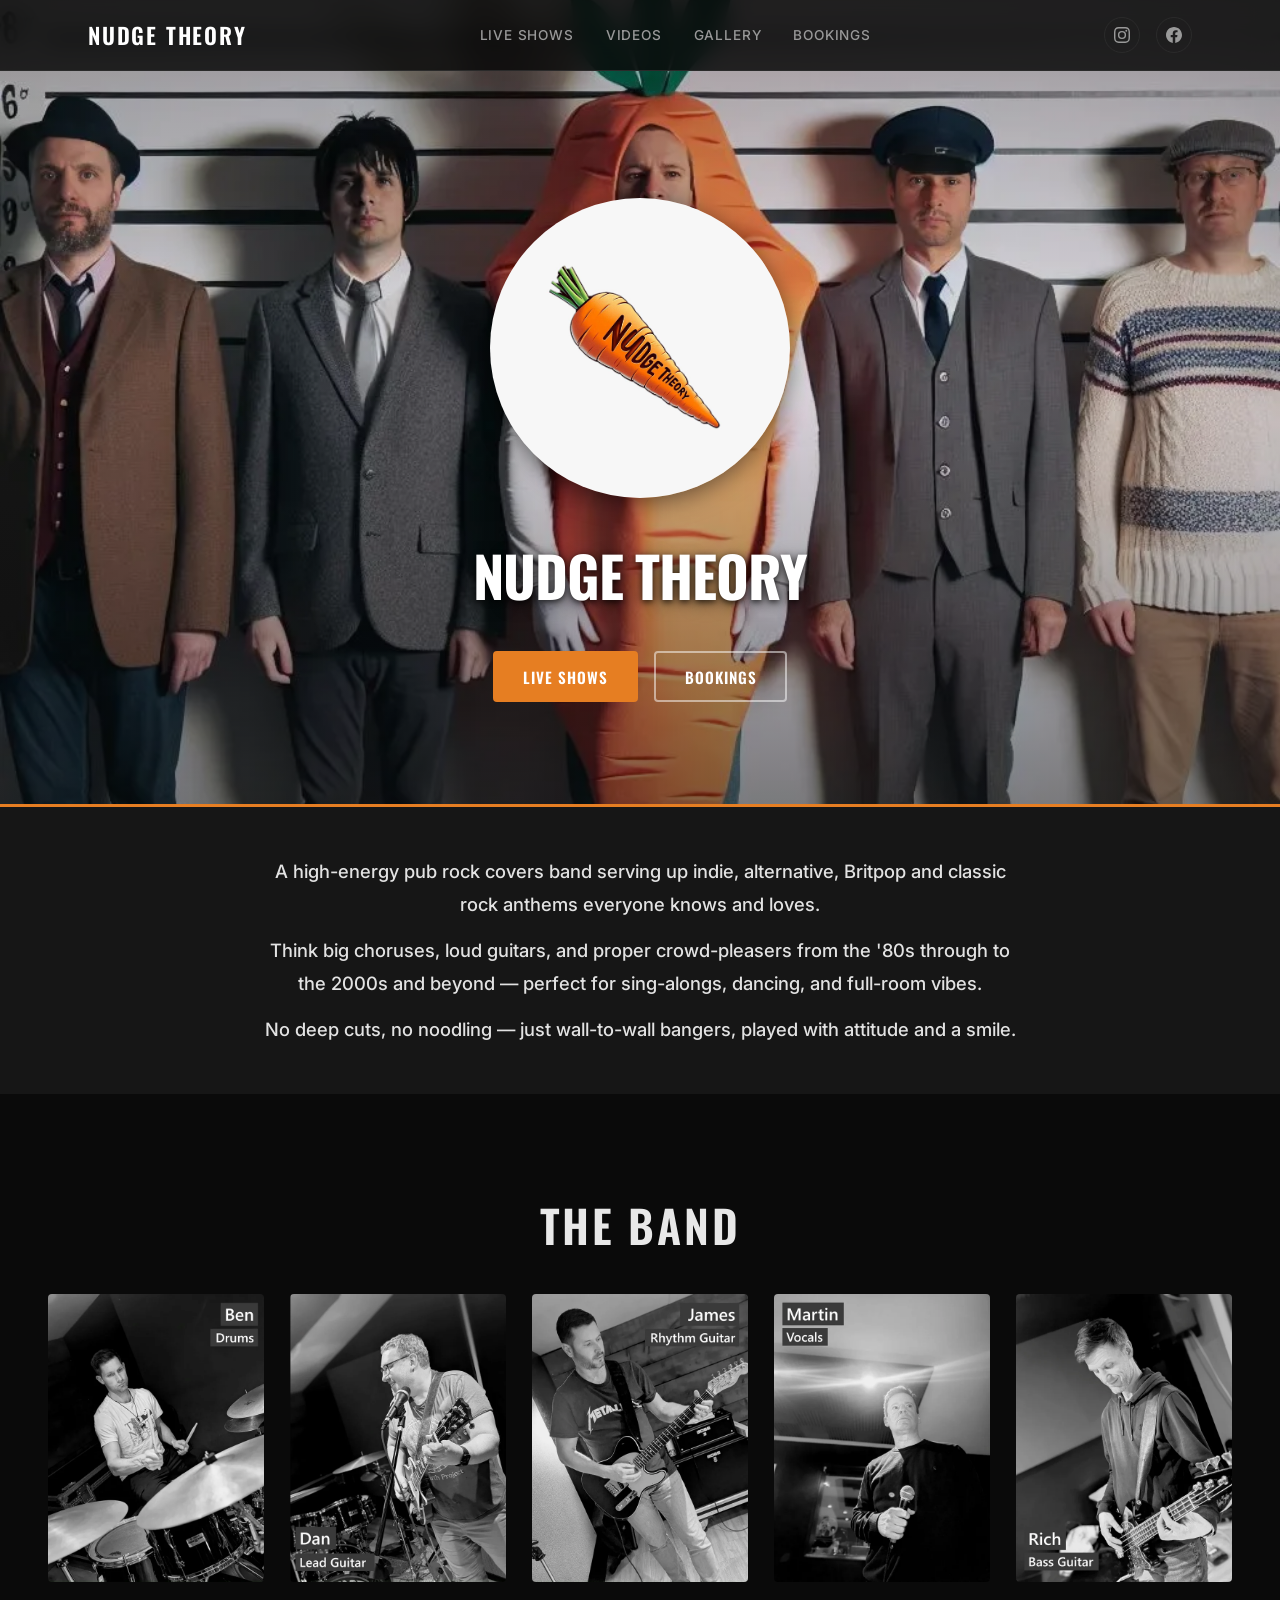
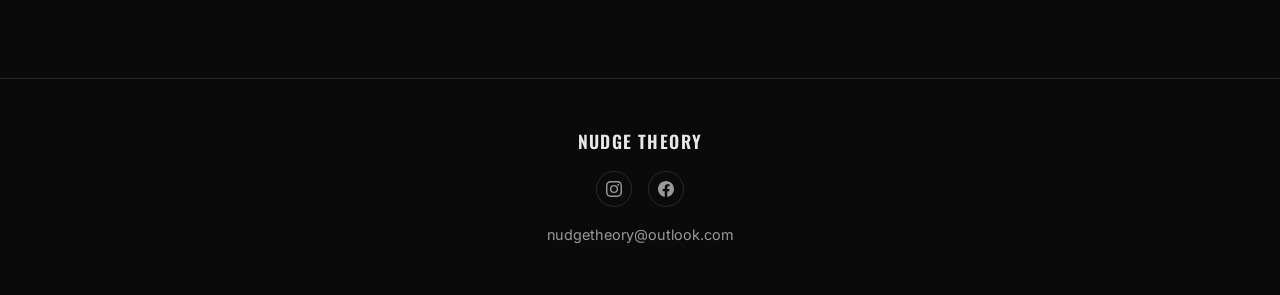
<file: index.html>
<!DOCTYPE html>
<html lang="en-GB">
<head>
  <meta charset="utf-8">
  <meta name="viewport" content="width=device-width, initial-scale=1">
  <link rel="icon" href="data:image/svg+xml,%3Csvg xmlns='http://www.w3.org/2000/svg' viewBox='0 0 100 100'%3E%3Ctext y='.9em' font-size='90'%3E%F0%9F%A5%95%3C/text%3E%3C/svg%3E">
  <title>Nudge Theory — Live Covers Band from Suffolk, UK</title>
  <meta name="description" content="Nudge Theory are a five-piece live covers band from Ipswich, Suffolk. Playing rock, indie and pop at pubs, venues and private events across East Anglia.">
  <meta name="keywords" content="Nudge Theory, covers band, live music, Ipswich, Suffolk, East Anglia, pub band, live band for hire">
  <meta property="og:site_name" content="Nudge Theory">
  <meta property="og:title" content="Nudge Theory — Live Covers Band from Suffolk, UK">
  <meta property="og:description" content="Five-piece live covers band from Ipswich, Suffolk. Playing rock, indie and pop at pubs, venues and private events across East Anglia.">
  <meta property="og:type" content="website">
  <meta property="og:url" content="https://www.nudgetheory.co.uk/">
  <meta property="og:image" content="https://www.nudgetheory.co.uk/images/hero.png">
  <meta property="og:locale" content="en_GB">
  <meta name="twitter:card" content="summary_large_image">
  <meta name="twitter:title" content="Nudge Theory — Live Covers Band from Suffolk, UK">
  <meta name="twitter:description" content="Five-piece live covers band from Ipswich, Suffolk. Playing rock, indie and pop across East Anglia.">
  <meta name="twitter:image" content="https://www.nudgetheory.co.uk/images/hero.png">
  <link rel="canonical" href="https://www.nudgetheory.co.uk/">
  <link rel="preconnect" href="https://fonts.googleapis.com">
  <link rel="preconnect" href="https://fonts.gstatic.com" crossorigin>
  <link href="https://fonts.googleapis.com/css2?family=Inter:wght@400;500;600&family=Oswald:wght@400;500;600;700&display=swap" rel="stylesheet">
  <link rel="stylesheet" href="css/style.css">
  <script type="application/ld+json">
  {
    "@context": "https://schema.org",
    "@type": "MusicGroup",
    "name": "Nudge Theory",
    "url": "https://www.nudgetheory.co.uk",
    "image": "https://www.nudgetheory.co.uk/images/hero.png",
    "description": "Five-piece live covers band from Ipswich, Suffolk playing rock, indie and pop at pubs, venues and private events across East Anglia.",
    "genre": ["Rock", "Indie", "Pop", "Covers"],
    "location": {
      "@type": "Place",
      "name": "Ipswich, Suffolk",
      "address": {
        "@type": "PostalAddress",
        "addressLocality": "Ipswich",
        "addressRegion": "Suffolk",
        "addressCountry": "GB"
      }
    },
    "member": [
      {"@type": "Person", "name": "Ben Miller"},
      {"@type": "Person", "name": "Dan Freeman"},
      {"@type": "Person", "name": "James Peachey"},
      {"@type": "Person", "name": "Martin Shave"},
      {"@type": "Person", "name": "Rich Astbury"}
    ],
    "sameAs": [
      "https://www.instagram.com/nudgetheoryband/",
      "https://www.facebook.com/profile.php?id=61573172690684"
    ],
    "email": "nudgetheory@outlook.com"
  }
  </script>
</head>
<body>

  <!-- Header -->
  <header class="site-header">
    <div class="header-inner">
      <div class="site-title"><a href="index.html">Nudge Theory</a></div>
      <nav>
        <ul class="nav-links">
          <li><a href="liveshows.html">Live Shows</a></li>
          <li><a href="videos.html">Videos</a></li>
          <li><a href="gallery.html">Gallery</a></li>
          <li><a href="bookings.html">Bookings</a></li>
        </ul>
      </nav>
      <div class="social-links header-social">
        <a href="https://www.instagram.com/nudgetheoryband/" target="_blank" rel="noopener" aria-label="Instagram">
          <svg viewBox="0 0 24 24"><path d="M12 2.163c3.204 0 3.584.012 4.85.07 3.252.148 4.771 1.691 4.919 4.919.058 1.265.069 1.645.069 4.849 0 3.205-.012 3.584-.069 4.849-.149 3.225-1.664 4.771-4.919 4.919-1.266.058-1.644.07-4.85.07-3.204 0-3.584-.012-4.849-.07-3.26-.149-4.771-1.699-4.919-4.92-.058-1.265-.07-1.644-.07-4.849 0-3.204.013-3.583.07-4.849.149-3.227 1.664-4.771 4.919-4.919 1.266-.057 1.645-.069 4.849-.069zM12 0C8.741 0 8.333.014 7.053.072 2.695.272.273 2.69.073 7.052.014 8.333 0 8.741 0 12c0 3.259.014 3.668.072 4.948.2 4.358 2.618 6.78 6.98 6.98C8.333 23.986 8.741 24 12 24c3.259 0 3.668-.014 4.948-.072 4.354-.2 6.782-2.618 6.979-6.98.059-1.28.073-1.689.073-4.948 0-3.259-.014-3.667-.072-4.947-.196-4.354-2.617-6.78-6.979-6.98C15.668.014 15.259 0 12 0zm0 5.838a6.162 6.162 0 100 12.324 6.162 6.162 0 000-12.324zM12 16a4 4 0 110-8 4 4 0 010 8zm6.406-11.845a1.44 1.44 0 100 2.881 1.44 1.44 0 000-2.881z"/></svg>
        </a>
        <a href="https://www.facebook.com/profile.php?id=61573172690684" target="_blank" rel="noopener" aria-label="Facebook">
          <svg viewBox="0 0 24 24"><path d="M24 12.073c0-6.627-5.373-12-12-12s-12 5.373-12 12c0 5.99 4.388 10.954 10.125 11.854v-8.385H7.078v-3.47h3.047V9.43c0-3.007 1.792-4.669 4.533-4.669 1.312 0 2.686.235 2.686.235v2.953H15.83c-1.491 0-1.956.925-1.956 1.874v2.25h3.328l-.532 3.47h-2.796v8.385C19.612 23.027 24 18.062 24 12.073z"/></svg>
        </a>
      </div>
      <button class="burger" aria-label="Toggle menu" onclick="toggleMenu()">
        <span></span><span></span><span></span>
      </button>
    </div>
  </header>

  <!-- Mobile Navigation -->
  <div class="mobile-nav" id="mobileNav">
    <a href="liveshows.html" onclick="toggleMenu()">Live Shows</a>
    <a href="videos.html" onclick="toggleMenu()">Videos</a>
    <a href="gallery.html" onclick="toggleMenu()">Gallery</a>
    <a href="bookings.html" onclick="toggleMenu()">Bookings</a>
    <div class="social-links">
      <a href="https://www.instagram.com/nudgetheoryband/" target="_blank" rel="noopener" aria-label="Instagram">
        <svg viewBox="0 0 24 24"><path d="M12 2.163c3.204 0 3.584.012 4.85.07 3.252.148 4.771 1.691 4.919 4.919.058 1.265.069 1.645.069 4.849 0 3.205-.012 3.584-.069 4.849-.149 3.225-1.664 4.771-4.919 4.919-1.266.058-1.644.07-4.85.07-3.204 0-3.584-.012-4.849-.07-3.26-.149-4.771-1.699-4.919-4.92-.058-1.265-.07-1.644-.07-4.849 0-3.204.013-3.583.07-4.849.149-3.227 1.664-4.771 4.919-4.919 1.266-.057 1.645-.069 4.849-.069zM12 0C8.741 0 8.333.014 7.053.072 2.695.272.273 2.69.073 7.052.014 8.333 0 8.741 0 12c0 3.259.014 3.668.072 4.948.2 4.358 2.618 6.78 6.98 6.98C8.333 23.986 8.741 24 12 24c3.259 0 3.668-.014 4.948-.072 4.354-.2 6.782-2.618 6.979-6.98.059-1.28.073-1.689.073-4.948 0-3.259-.014-3.667-.072-4.947-.196-4.354-2.617-6.78-6.979-6.98C15.668.014 15.259 0 12 0zm0 5.838a6.162 6.162 0 100 12.324 6.162 6.162 0 000-12.324zM12 16a4 4 0 110-8 4 4 0 010 8zm6.406-11.845a1.44 1.44 0 100 2.881 1.44 1.44 0 000-2.881z"/></svg>
      </a>
      <a href="https://www.facebook.com/profile.php?id=61573172690684" target="_blank" rel="noopener" aria-label="Facebook">
        <svg viewBox="0 0 24 24"><path d="M24 12.073c0-6.627-5.373-12-12-12s-12 5.373-12 12c0 5.99 4.388 10.954 10.125 11.854v-8.385H7.078v-3.47h3.047V9.43c0-3.007 1.792-4.669 4.533-4.669 1.312 0 2.686.235 2.686.235v2.953H15.83c-1.491 0-1.956.925-1.956 1.874v2.25h3.328l-.532 3.47h-2.796v8.385C19.612 23.027 24 18.062 24 12.073z"/></svg>
      </a>
    </div>
  </div>

  <!-- Hero -->
  <section class="hero">
    <div class="hero-image">
      <img src="images/hero.png" alt="Nudge Theory band photo" fetchpriority="high">
    </div>
    <div class="hero-overlay"></div>
    <div class="hero-content">
      <img src="images/carrot-logo.png" alt="Nudge Theory" class="hero-logo">
      <h1 class="hero-title">Nudge Theory</h1>
      <div class="hero-buttons">
        <a href="liveshows.html" class="btn btn-primary">Live Shows</a>
        <a href="bookings.html" class="btn btn-outline">Bookings</a>
      </div>
    </div>
  </section>

  <!-- Band Intro Panel -->
  <section class="band-panel">
    <div class="band-panel-inner">
      <p>A high-energy pub rock covers band serving up indie, alternative, Britpop and classic rock anthems everyone knows and loves.</p>
      <p>Think big choruses, loud guitars, and proper crowd-pleasers from the '80s through to the 2000s and beyond — perfect for sing-alongs, dancing, and full-room vibes.</p>
      <p>No deep cuts, no noodling — just wall-to-wall bangers, played with attitude and a smile.</p>
    </div>
  </section>

  <!-- Band Members -->
  <section class="section">
    <div class="section-inner">
      <h2 class="section-title">The Band</h2>
      <div class="members-grid">
        <div class="member-card">
          <img src="images/ben-miller.png" alt="Ben Miller" loading="lazy">
        </div>
        <div class="member-card">
          <img src="images/dan-freeman.png" alt="Dan Freeman" loading="lazy">
        </div>
        <div class="member-card">
          <img src="images/james-peachey.png" alt="James Peachey" loading="lazy">
        </div>
        <div class="member-card">
          <img src="images/martin-shave.png" alt="Martin Shave" loading="lazy">
        </div>
        <div class="member-card">
          <img src="images/rich-astbury.png" alt="Rich Astbury" loading="lazy">
        </div>
      </div>
    </div>
  </section>

  <!-- Footer -->
  <footer class="site-footer">
    <div class="footer-inner">
      <div class="footer-brand">Nudge Theory</div>
      <div class="footer-social social-links">
        <a href="https://www.instagram.com/nudgetheoryband/" target="_blank" rel="noopener" aria-label="Instagram">
          <svg viewBox="0 0 24 24"><path d="M12 2.163c3.204 0 3.584.012 4.85.07 3.252.148 4.771 1.691 4.919 4.919.058 1.265.069 1.645.069 4.849 0 3.205-.012 3.584-.069 4.849-.149 3.225-1.664 4.771-4.919 4.919-1.266.058-1.644.07-4.85.07-3.204 0-3.584-.012-4.849-.07-3.26-.149-4.771-1.699-4.919-4.92-.058-1.265-.07-1.644-.07-4.849 0-3.204.013-3.583.07-4.849.149-3.227 1.664-4.771 4.919-4.919 1.266-.057 1.645-.069 4.849-.069zM12 0C8.741 0 8.333.014 7.053.072 2.695.272.273 2.69.073 7.052.014 8.333 0 8.741 0 12c0 3.259.014 3.668.072 4.948.2 4.358 2.618 6.78 6.98 6.98C8.333 23.986 8.741 24 12 24c3.259 0 3.668-.014 4.948-.072 4.354-.2 6.782-2.618 6.979-6.98.059-1.28.073-1.689.073-4.948 0-3.259-.014-3.667-.072-4.947-.196-4.354-2.617-6.78-6.979-6.98C15.668.014 15.259 0 12 0zm0 5.838a6.162 6.162 0 100 12.324 6.162 6.162 0 000-12.324zM12 16a4 4 0 110-8 4 4 0 010 8zm6.406-11.845a1.44 1.44 0 100 2.881 1.44 1.44 0 000-2.881z"/></svg>
        </a>
        <a href="https://www.facebook.com/profile.php?id=61573172690684" target="_blank" rel="noopener" aria-label="Facebook">
          <svg viewBox="0 0 24 24"><path d="M24 12.073c0-6.627-5.373-12-12-12s-12 5.373-12 12c0 5.99 4.388 10.954 10.125 11.854v-8.385H7.078v-3.47h3.047V9.43c0-3.007 1.792-4.669 4.533-4.669 1.312 0 2.686.235 2.686.235v2.953H15.83c-1.491 0-1.956.925-1.956 1.874v2.25h3.328l-.532 3.47h-2.796v8.385C19.612 23.027 24 18.062 24 12.073z"/></svg>
        </a>
      </div>
      <div class="footer-email"><a href="mailto:nudgetheory@outlook.com">nudgetheory@outlook.com</a></div>
    </div>
  </footer>

  <script>
    function toggleMenu() {
      document.getElementById('mobileNav').classList.toggle('open');
    }
  </script>

</body>
</html>
</file>
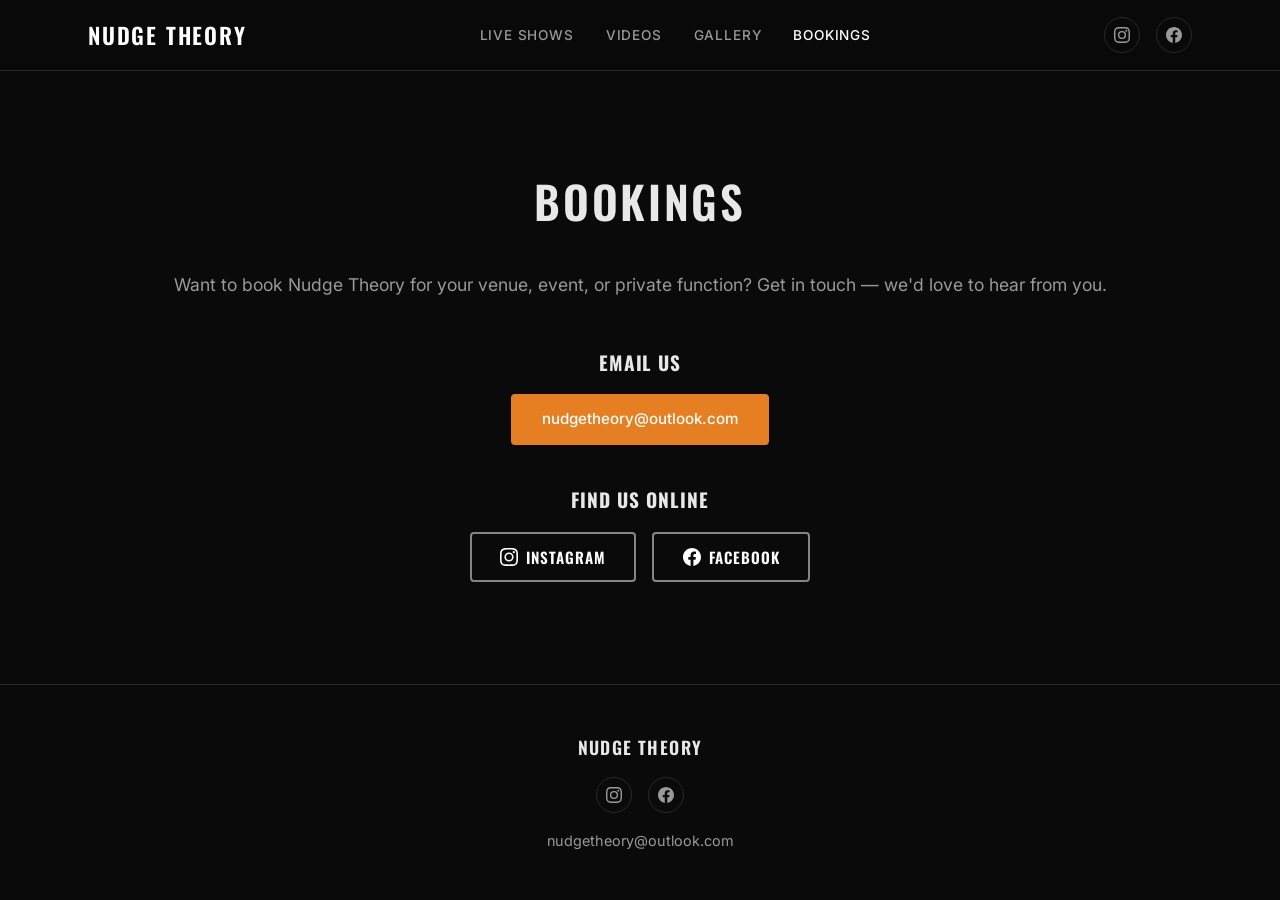
<file: bookings.html>
<!DOCTYPE html>
<html lang="en-GB">
<head>
  <meta charset="utf-8">
  <meta name="viewport" content="width=device-width, initial-scale=1">
  <link rel="icon" href="data:image/svg+xml,%3Csvg xmlns='http://www.w3.org/2000/svg' viewBox='0 0 100 100'%3E%3Ctext y='.9em' font-size='90'%3E%F0%9F%A5%95%3C/text%3E%3C/svg%3E">
  <title>Book Nudge Theory — Covers Band for Hire in Suffolk</title>
  <meta name="description" content="Book Nudge Theory for your pub, venue, wedding, party or private event. A five-piece live covers band based in Ipswich, Suffolk available across East Anglia.">
  <meta name="keywords" content="book covers band, band for hire Suffolk, live music Ipswich, wedding band Suffolk, party band East Anglia, Nudge Theory bookings">
  <meta property="og:site_name" content="Nudge Theory">
  <meta property="og:title" content="Book Nudge Theory — Covers Band for Hire in Suffolk">
  <meta property="og:description" content="Book Nudge Theory for your pub, venue, wedding, party or private event. Based in Ipswich, available across East Anglia.">
  <meta property="og:type" content="website">
  <meta property="og:url" content="https://www.nudgetheory.co.uk/bookings.html">
  <meta property="og:image" content="https://www.nudgetheory.co.uk/images/hero.png">
  <meta property="og:locale" content="en_GB">
  <meta name="twitter:card" content="summary_large_image">
  <meta name="twitter:title" content="Book Nudge Theory — Covers Band for Hire in Suffolk">
  <meta name="twitter:description" content="Book Nudge Theory for your pub, venue, wedding, party or private event in East Anglia.">
  <meta name="twitter:image" content="https://www.nudgetheory.co.uk/images/hero.png">
  <link rel="canonical" href="https://www.nudgetheory.co.uk/bookings.html">
  <link rel="preconnect" href="https://fonts.googleapis.com">
  <link rel="preconnect" href="https://fonts.gstatic.com" crossorigin>
  <link href="https://fonts.googleapis.com/css2?family=Inter:wght@400;500;600&family=Oswald:wght@400;500;600;700&display=swap" rel="stylesheet">
  <link rel="stylesheet" href="css/style.css">
</head>
<body>

  <!-- Header -->
  <header class="site-header">
    <div class="header-inner">
      <div class="site-title"><a href="index.html">Nudge Theory</a></div>
      <nav>
        <ul class="nav-links">
          <li><a href="liveshows.html">Live Shows</a></li>
          <li><a href="videos.html">Videos</a></li>
          <li><a href="gallery.html">Gallery</a></li>
          <li><a href="bookings.html" class="active">Bookings</a></li>
        </ul>
      </nav>
      <div class="social-links header-social">
        <a href="https://www.instagram.com/nudgetheoryband/" target="_blank" rel="noopener" aria-label="Instagram">
          <svg viewBox="0 0 24 24"><path d="M12 2.163c3.204 0 3.584.012 4.85.07 3.252.148 4.771 1.691 4.919 4.919.058 1.265.069 1.645.069 4.849 0 3.205-.012 3.584-.069 4.849-.149 3.225-1.664 4.771-4.919 4.919-1.266.058-1.644.07-4.85.07-3.204 0-3.584-.012-4.849-.07-3.26-.149-4.771-1.699-4.919-4.92-.058-1.265-.07-1.644-.07-4.849 0-3.204.013-3.583.07-4.849.149-3.227 1.664-4.771 4.919-4.919 1.266-.057 1.645-.069 4.849-.069zM12 0C8.741 0 8.333.014 7.053.072 2.695.272.273 2.69.073 7.052.014 8.333 0 8.741 0 12c0 3.259.014 3.668.072 4.948.2 4.358 2.618 6.78 6.98 6.98C8.333 23.986 8.741 24 12 24c3.259 0 3.668-.014 4.948-.072 4.354-.2 6.782-2.618 6.979-6.98.059-1.28.073-1.689.073-4.948 0-3.259-.014-3.667-.072-4.947-.196-4.354-2.617-6.78-6.979-6.98C15.668.014 15.259 0 12 0zm0 5.838a6.162 6.162 0 100 12.324 6.162 6.162 0 000-12.324zM12 16a4 4 0 110-8 4 4 0 010 8zm6.406-11.845a1.44 1.44 0 100 2.881 1.44 1.44 0 000-2.881z"/></svg>
        </a>
        <a href="https://www.facebook.com/profile.php?id=61573172690684" target="_blank" rel="noopener" aria-label="Facebook">
          <svg viewBox="0 0 24 24"><path d="M24 12.073c0-6.627-5.373-12-12-12s-12 5.373-12 12c0 5.99 4.388 10.954 10.125 11.854v-8.385H7.078v-3.47h3.047V9.43c0-3.007 1.792-4.669 4.533-4.669 1.312 0 2.686.235 2.686.235v2.953H15.83c-1.491 0-1.956.925-1.956 1.874v2.25h3.328l-.532 3.47h-2.796v8.385C19.612 23.027 24 18.062 24 12.073z"/></svg>
        </a>
      </div>
      <button class="burger" aria-label="Toggle menu" onclick="toggleMenu()">
        <span></span><span></span><span></span>
      </button>
    </div>
  </header>

  <!-- Mobile Navigation -->
  <div class="mobile-nav" id="mobileNav">
    <a href="liveshows.html" onclick="toggleMenu()">Live Shows</a>
    <a href="videos.html" onclick="toggleMenu()">Videos</a>
    <a href="gallery.html" onclick="toggleMenu()">Gallery</a>
    <a href="bookings.html" onclick="toggleMenu()">Bookings</a>
    <div class="social-links">
      <a href="https://www.instagram.com/nudgetheoryband/" target="_blank" rel="noopener" aria-label="Instagram">
        <svg viewBox="0 0 24 24"><path d="M12 2.163c3.204 0 3.584.012 4.85.07 3.252.148 4.771 1.691 4.919 4.919.058 1.265.069 1.645.069 4.849 0 3.205-.012 3.584-.069 4.849-.149 3.225-1.664 4.771-4.919 4.919-1.266.058-1.644.07-4.85.07-3.204 0-3.584-.012-4.849-.07-3.26-.149-4.771-1.699-4.919-4.92-.058-1.265-.07-1.644-.07-4.849 0-3.204.013-3.583.07-4.849.149-3.227 1.664-4.771 4.919-4.919 1.266-.057 1.645-.069 4.849-.069zM12 0C8.741 0 8.333.014 7.053.072 2.695.272.273 2.69.073 7.052.014 8.333 0 8.741 0 12c0 3.259.014 3.668.072 4.948.2 4.358 2.618 6.78 6.98 6.98C8.333 23.986 8.741 24 12 24c3.259 0 3.668-.014 4.948-.072 4.354-.2 6.782-2.618 6.979-6.98.059-1.28.073-1.689.073-4.948 0-3.259-.014-3.667-.072-4.947-.196-4.354-2.617-6.78-6.979-6.98C15.668.014 15.259 0 12 0zm0 5.838a6.162 6.162 0 100 12.324 6.162 6.162 0 000-12.324zM12 16a4 4 0 110-8 4 4 0 010 8zm6.406-11.845a1.44 1.44 0 100 2.881 1.44 1.44 0 000-2.881z"/></svg>
      </a>
      <a href="https://www.facebook.com/profile.php?id=61573172690684" target="_blank" rel="noopener" aria-label="Facebook">
        <svg viewBox="0 0 24 24"><path d="M24 12.073c0-6.627-5.373-12-12-12s-12 5.373-12 12c0 5.99 4.388 10.954 10.125 11.854v-8.385H7.078v-3.47h3.047V9.43c0-3.007 1.792-4.669 4.533-4.669 1.312 0 2.686.235 2.686.235v2.953H15.83c-1.491 0-1.956.925-1.956 1.874v2.25h3.328l-.532 3.47h-2.796v8.385C19.612 23.027 24 18.062 24 12.073z"/></svg>
      </a>
    </div>
  </div>

  <div class="page-content">
    <section class="section">
      <div class="section-inner bookings-page">
        <h1 class="section-title">Bookings</h1>

        <p class="bookings-intro">Want to book Nudge Theory for your venue, event, or private function? Get in touch — we'd love to hear from you.</p>

        <div class="bookings-contact">
          <div class="bookings-email">
            <h2>Email Us</h2>
            <a href="mailto:nudgetheory@outlook.com" class="btn btn-primary">nudgetheory@outlook.com</a>
          </div>

          <div class="bookings-socials">
            <h2>Find Us Online</h2>
            <div class="bookings-social-links">
              <a href="https://www.instagram.com/nudgetheoryband/" target="_blank" rel="noopener" class="btn btn-outline">
                <svg viewBox="0 0 24 24" width="18" height="18" fill="currentColor"><path d="M12 2.163c3.204 0 3.584.012 4.85.07 3.252.148 4.771 1.691 4.919 4.919.058 1.265.069 1.645.069 4.849 0 3.205-.012 3.584-.069 4.849-.149 3.225-1.664 4.771-4.919 4.919-1.266.058-1.644.07-4.85.07-3.204 0-3.584-.012-4.849-.07-3.26-.149-4.771-1.699-4.919-4.92-.058-1.265-.07-1.644-.07-4.849 0-3.204.013-3.583.07-4.849.149-3.227 1.664-4.771 4.919-4.919 1.266-.057 1.645-.069 4.849-.069zM12 0C8.741 0 8.333.014 7.053.072 2.695.272.273 2.69.073 7.052.014 8.333 0 8.741 0 12c0 3.259.014 3.668.072 4.948.2 4.358 2.618 6.78 6.98 6.98C8.333 23.986 8.741 24 12 24c3.259 0 3.668-.014 4.948-.072 4.354-.2 6.782-2.618 6.979-6.98.059-1.28.073-1.689.073-4.948 0-3.259-.014-3.667-.072-4.947-.196-4.354-2.617-6.78-6.979-6.98C15.668.014 15.259 0 12 0zm0 5.838a6.162 6.162 0 100 12.324 6.162 6.162 0 000-12.324zM12 16a4 4 0 110-8 4 4 0 010 8zm6.406-11.845a1.44 1.44 0 100 2.881 1.44 1.44 0 000-2.881z"/></svg>
                Instagram
              </a>
              <a href="https://www.facebook.com/profile.php?id=61573172690684" target="_blank" rel="noopener" class="btn btn-outline">
                <svg viewBox="0 0 24 24" width="18" height="18" fill="currentColor"><path d="M24 12.073c0-6.627-5.373-12-12-12s-12 5.373-12 12c0 5.99 4.388 10.954 10.125 11.854v-8.385H7.078v-3.47h3.047V9.43c0-3.007 1.792-4.669 4.533-4.669 1.312 0 2.686.235 2.686.235v2.953H15.83c-1.491 0-1.956.925-1.956 1.874v2.25h3.328l-.532 3.47h-2.796v8.385C19.612 23.027 24 18.062 24 12.073z"/></svg>
                Facebook
              </a>
            </div>
          </div>
        </div>

      </div>
    </section>
  </div>

  <!-- Footer -->
  <footer class="site-footer">
    <div class="footer-inner">
      <div class="footer-brand">Nudge Theory</div>
      <div class="footer-social social-links">
        <a href="https://www.instagram.com/nudgetheoryband/" target="_blank" rel="noopener" aria-label="Instagram">
          <svg viewBox="0 0 24 24"><path d="M12 2.163c3.204 0 3.584.012 4.85.07 3.252.148 4.771 1.691 4.919 4.919.058 1.265.069 1.645.069 4.849 0 3.205-.012 3.584-.069 4.849-.149 3.225-1.664 4.771-4.919 4.919-1.266.058-1.644.07-4.85.07-3.204 0-3.584-.012-4.849-.07-3.26-.149-4.771-1.699-4.919-4.92-.058-1.265-.07-1.644-.07-4.849 0-3.204.013-3.583.07-4.849.149-3.227 1.664-4.771 4.919-4.919 1.266-.057 1.645-.069 4.849-.069zM12 0C8.741 0 8.333.014 7.053.072 2.695.272.273 2.69.073 7.052.014 8.333 0 8.741 0 12c0 3.259.014 3.668.072 4.948.2 4.358 2.618 6.78 6.98 6.98C8.333 23.986 8.741 24 12 24c3.259 0 3.668-.014 4.948-.072 4.354-.2 6.782-2.618 6.979-6.98.059-1.28.073-1.689.073-4.948 0-3.259-.014-3.667-.072-4.947-.196-4.354-2.617-6.78-6.979-6.98C15.668.014 15.259 0 12 0zm0 5.838a6.162 6.162 0 100 12.324 6.162 6.162 0 000-12.324zM12 16a4 4 0 110-8 4 4 0 010 8zm6.406-11.845a1.44 1.44 0 100 2.881 1.44 1.44 0 000-2.881z"/></svg>
        </a>
        <a href="https://www.facebook.com/profile.php?id=61573172690684" target="_blank" rel="noopener" aria-label="Facebook">
          <svg viewBox="0 0 24 24"><path d="M24 12.073c0-6.627-5.373-12-12-12s-12 5.373-12 12c0 5.99 4.388 10.954 10.125 11.854v-8.385H7.078v-3.47h3.047V9.43c0-3.007 1.792-4.669 4.533-4.669 1.312 0 2.686.235 2.686.235v2.953H15.83c-1.491 0-1.956.925-1.956 1.874v2.25h3.328l-.532 3.47h-2.796v8.385C19.612 23.027 24 18.062 24 12.073z"/></svg>
        </a>
      </div>
      <div class="footer-email"><a href="mailto:nudgetheory@outlook.com">nudgetheory@outlook.com</a></div>
    </div>
  </footer>

  <script>
    function toggleMenu() {
      document.getElementById('mobileNav').classList.toggle('open');
    }
  </script>

</body>
</html>
</file>
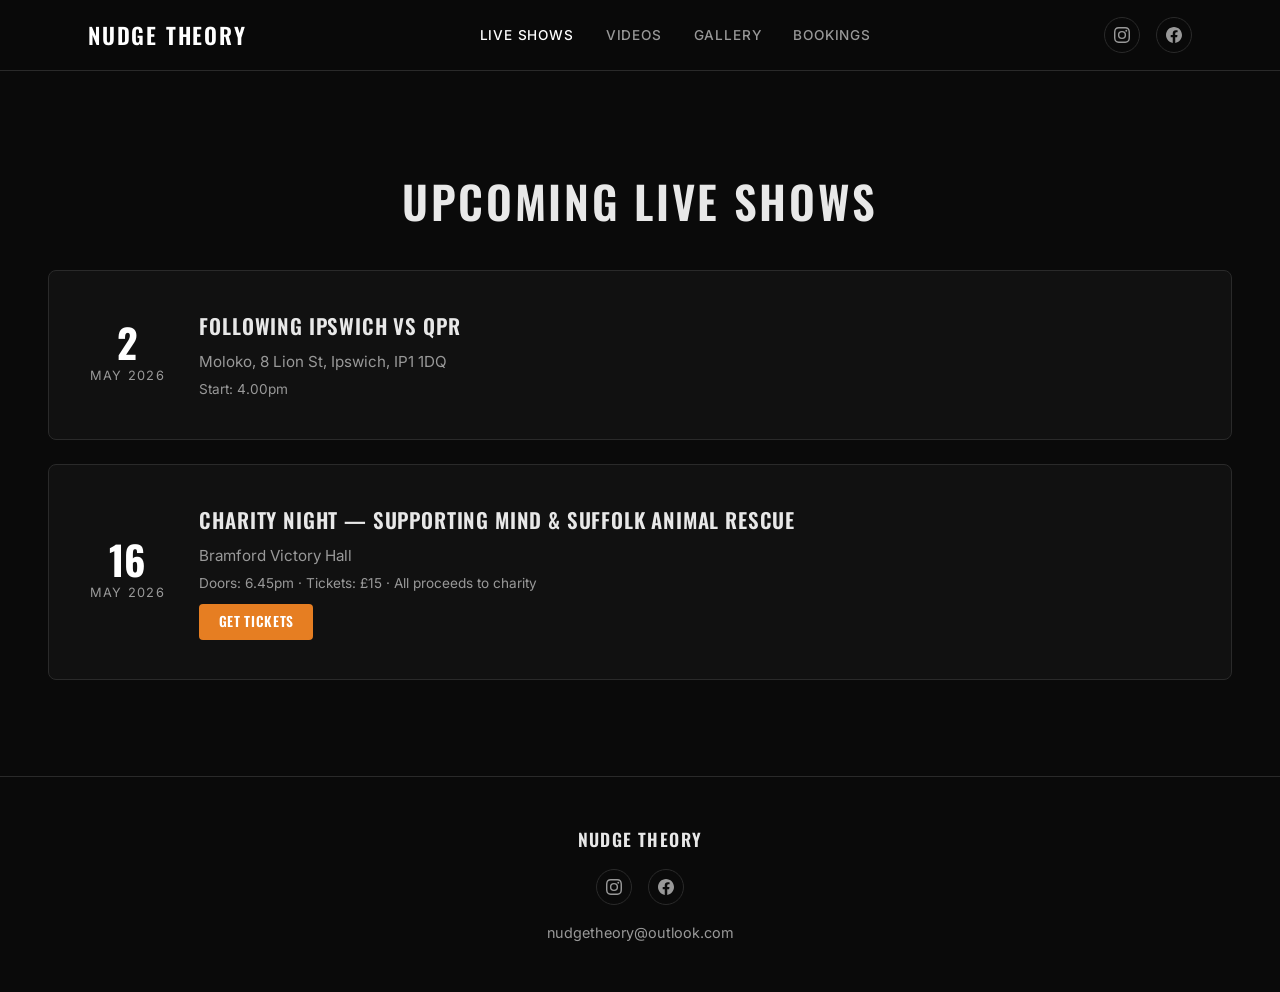
<file: liveshows.html>
<!DOCTYPE html>
<html lang="en-GB">
<head>
  <meta charset="utf-8">
  <meta name="viewport" content="width=device-width, initial-scale=1">
  <link rel="icon" href="data:image/svg+xml,%3Csvg xmlns='http://www.w3.org/2000/svg' viewBox='0 0 100 100'%3E%3Ctext y='.9em' font-size='90'%3E%F0%9F%A5%95%3C/text%3E%3C/svg%3E">
  <title>Live Shows — Nudge Theory | Upcoming Gigs in Suffolk</title>
  <meta name="description" content="See Nudge Theory live in Suffolk. Upcoming gigs at pubs and venues across Ipswich and East Anglia. Check dates, times and get tickets.">
  <meta name="keywords" content="Nudge Theory live shows, gigs Ipswich, live music Suffolk, covers band gigs, East Anglia live music">
  <meta property="og:site_name" content="Nudge Theory">
  <meta property="og:title" content="Live Shows — Nudge Theory">
  <meta property="og:description" content="Upcoming gigs at pubs and venues across Ipswich and East Anglia. Check dates, times and get tickets.">
  <meta property="og:type" content="website">
  <meta property="og:url" content="https://www.nudgetheory.co.uk/liveshows.html">
  <meta property="og:image" content="https://www.nudgetheory.co.uk/images/hero.png">
  <meta property="og:locale" content="en_GB">
  <meta name="twitter:card" content="summary_large_image">
  <meta name="twitter:title" content="Live Shows — Nudge Theory">
  <meta name="twitter:description" content="Upcoming gigs at pubs and venues across Ipswich and East Anglia.">
  <meta name="twitter:image" content="https://www.nudgetheory.co.uk/images/hero.png">
  <link rel="canonical" href="https://www.nudgetheory.co.uk/liveshows.html">
  <link rel="preconnect" href="https://fonts.googleapis.com">
  <link rel="preconnect" href="https://fonts.gstatic.com" crossorigin>
  <link href="https://fonts.googleapis.com/css2?family=Inter:wght@400;500;600&family=Oswald:wght@400;500;600;700&display=swap" rel="stylesheet">
  <link rel="stylesheet" href="css/style.css">
</head>
<body>

  <!-- Header -->
  <header class="site-header">
    <div class="header-inner">
      <div class="site-title"><a href="index.html">Nudge Theory</a></div>
      <nav>
        <ul class="nav-links">
          <li><a href="liveshows.html" class="active">Live Shows</a></li>
          <li><a href="videos.html">Videos</a></li>
          <li><a href="gallery.html">Gallery</a></li>
          <li><a href="bookings.html">Bookings</a></li>
        </ul>
      </nav>
      <div class="social-links header-social">
        <a href="https://www.instagram.com/nudgetheoryband/" target="_blank" rel="noopener" aria-label="Instagram">
          <svg viewBox="0 0 24 24"><path d="M12 2.163c3.204 0 3.584.012 4.85.07 3.252.148 4.771 1.691 4.919 4.919.058 1.265.069 1.645.069 4.849 0 3.205-.012 3.584-.069 4.849-.149 3.225-1.664 4.771-4.919 4.919-1.266.058-1.644.07-4.85.07-3.204 0-3.584-.012-4.849-.07-3.26-.149-4.771-1.699-4.919-4.92-.058-1.265-.07-1.644-.07-4.849 0-3.204.013-3.583.07-4.849.149-3.227 1.664-4.771 4.919-4.919 1.266-.057 1.645-.069 4.849-.069zM12 0C8.741 0 8.333.014 7.053.072 2.695.272.273 2.69.073 7.052.014 8.333 0 8.741 0 12c0 3.259.014 3.668.072 4.948.2 4.358 2.618 6.78 6.98 6.98C8.333 23.986 8.741 24 12 24c3.259 0 3.668-.014 4.948-.072 4.354-.2 6.782-2.618 6.979-6.98.059-1.28.073-1.689.073-4.948 0-3.259-.014-3.667-.072-4.947-.196-4.354-2.617-6.78-6.979-6.98C15.668.014 15.259 0 12 0zm0 5.838a6.162 6.162 0 100 12.324 6.162 6.162 0 000-12.324zM12 16a4 4 0 110-8 4 4 0 010 8zm6.406-11.845a1.44 1.44 0 100 2.881 1.44 1.44 0 000-2.881z"/></svg>
        </a>
        <a href="https://www.facebook.com/profile.php?id=61573172690684" target="_blank" rel="noopener" aria-label="Facebook">
          <svg viewBox="0 0 24 24"><path d="M24 12.073c0-6.627-5.373-12-12-12s-12 5.373-12 12c0 5.99 4.388 10.954 10.125 11.854v-8.385H7.078v-3.47h3.047V9.43c0-3.007 1.792-4.669 4.533-4.669 1.312 0 2.686.235 2.686.235v2.953H15.83c-1.491 0-1.956.925-1.956 1.874v2.25h3.328l-.532 3.47h-2.796v8.385C19.612 23.027 24 18.062 24 12.073z"/></svg>
        </a>
      </div>
      <button class="burger" aria-label="Toggle menu" onclick="toggleMenu()">
        <span></span><span></span><span></span>
      </button>
    </div>
  </header>

  <!-- Mobile Navigation -->
  <div class="mobile-nav" id="mobileNav">
    <a href="liveshows.html" onclick="toggleMenu()">Live Shows</a>
    <a href="videos.html" onclick="toggleMenu()">Videos</a>
    <a href="gallery.html" onclick="toggleMenu()">Gallery</a>
    <a href="bookings.html" onclick="toggleMenu()">Bookings</a>
    <div class="social-links">
      <a href="https://www.instagram.com/nudgetheoryband/" target="_blank" rel="noopener" aria-label="Instagram">
        <svg viewBox="0 0 24 24"><path d="M12 2.163c3.204 0 3.584.012 4.85.07 3.252.148 4.771 1.691 4.919 4.919.058 1.265.069 1.645.069 4.849 0 3.205-.012 3.584-.069 4.849-.149 3.225-1.664 4.771-4.919 4.919-1.266.058-1.644.07-4.85.07-3.204 0-3.584-.012-4.849-.07-3.26-.149-4.771-1.699-4.919-4.92-.058-1.265-.07-1.644-.07-4.849 0-3.204.013-3.583.07-4.849.149-3.227 1.664-4.771 4.919-4.919 1.266-.057 1.645-.069 4.849-.069zM12 0C8.741 0 8.333.014 7.053.072 2.695.272.273 2.69.073 7.052.014 8.333 0 8.741 0 12c0 3.259.014 3.668.072 4.948.2 4.358 2.618 6.78 6.98 6.98C8.333 23.986 8.741 24 12 24c3.259 0 3.668-.014 4.948-.072 4.354-.2 6.782-2.618 6.979-6.98.059-1.28.073-1.689.073-4.948 0-3.259-.014-3.667-.072-4.947-.196-4.354-2.617-6.78-6.979-6.98C15.668.014 15.259 0 12 0zm0 5.838a6.162 6.162 0 100 12.324 6.162 6.162 0 000-12.324zM12 16a4 4 0 110-8 4 4 0 010 8zm6.406-11.845a1.44 1.44 0 100 2.881 1.44 1.44 0 000-2.881z"/></svg>
      </a>
      <a href="https://www.facebook.com/profile.php?id=61573172690684" target="_blank" rel="noopener" aria-label="Facebook">
        <svg viewBox="0 0 24 24"><path d="M24 12.073c0-6.627-5.373-12-12-12s-12 5.373-12 12c0 5.99 4.388 10.954 10.125 11.854v-8.385H7.078v-3.47h3.047V9.43c0-3.007 1.792-4.669 4.533-4.669 1.312 0 2.686.235 2.686.235v2.953H15.83c-1.491 0-1.956.925-1.956 1.874v2.25h3.328l-.532 3.47h-2.796v8.385C19.612 23.027 24 18.062 24 12.073z"/></svg>
      </a>
    </div>
  </div>

  <div class="page-content">
    <section class="section">
      <div class="section-inner">
        <h1 class="section-title">Upcoming Live Shows</h1>

        <div class="shows-list">

          <div class="show-card">
            <div class="show-date">
              <div class="day">2</div>
              <div class="month-year">May 2026</div>
            </div>
            <div class="show-details">
              <h3>Following Ipswich vs QPR</h3>
              <div class="venue">Moloko, 8 Lion St, Ipswich, IP1 1DQ</div>
              <div class="time">Start: 4.00pm</div>
            </div>
          </div>

          <div class="show-card">
            <div class="show-date">
              <div class="day">16</div>
              <div class="month-year">May 2026</div>
            </div>
            <div class="show-details">
              <h3>Charity Night — Supporting Mind &amp; Suffolk Animal Rescue</h3>
              <div class="venue">Bramford Victory Hall</div>
              <div class="time">Doors: 6.45pm · Tickets: £15 · All proceeds to charity</div>
              <a href="https://www.eventbrite.co.uk/e/charity-music-night-tickets-1982531465983?aff=oddtdtcreator" target="_blank" rel="noopener" class="ticket-link">Get Tickets</a>
            </div>
          </div>

        </div>
      </div>
    </section>
  </div>

  <!-- Footer -->
  <footer class="site-footer">
    <div class="footer-inner">
      <div class="footer-brand">Nudge Theory</div>
      <div class="footer-social social-links">
        <a href="https://www.instagram.com/nudgetheoryband/" target="_blank" rel="noopener" aria-label="Instagram">
          <svg viewBox="0 0 24 24"><path d="M12 2.163c3.204 0 3.584.012 4.85.07 3.252.148 4.771 1.691 4.919 4.919.058 1.265.069 1.645.069 4.849 0 3.205-.012 3.584-.069 4.849-.149 3.225-1.664 4.771-4.919 4.919-1.266.058-1.644.07-4.85.07-3.204 0-3.584-.012-4.849-.07-3.26-.149-4.771-1.699-4.919-4.92-.058-1.265-.07-1.644-.07-4.849 0-3.204.013-3.583.07-4.849.149-3.227 1.664-4.771 4.919-4.919 1.266-.057 1.645-.069 4.849-.069zM12 0C8.741 0 8.333.014 7.053.072 2.695.272.273 2.69.073 7.052.014 8.333 0 8.741 0 12c0 3.259.014 3.668.072 4.948.2 4.358 2.618 6.78 6.98 6.98C8.333 23.986 8.741 24 12 24c3.259 0 3.668-.014 4.948-.072 4.354-.2 6.782-2.618 6.979-6.98.059-1.28.073-1.689.073-4.948 0-3.259-.014-3.667-.072-4.947-.196-4.354-2.617-6.78-6.979-6.98C15.668.014 15.259 0 12 0zm0 5.838a6.162 6.162 0 100 12.324 6.162 6.162 0 000-12.324zM12 16a4 4 0 110-8 4 4 0 010 8zm6.406-11.845a1.44 1.44 0 100 2.881 1.44 1.44 0 000-2.881z"/></svg>
        </a>
        <a href="https://www.facebook.com/profile.php?id=61573172690684" target="_blank" rel="noopener" aria-label="Facebook">
          <svg viewBox="0 0 24 24"><path d="M24 12.073c0-6.627-5.373-12-12-12s-12 5.373-12 12c0 5.99 4.388 10.954 10.125 11.854v-8.385H7.078v-3.47h3.047V9.43c0-3.007 1.792-4.669 4.533-4.669 1.312 0 2.686.235 2.686.235v2.953H15.83c-1.491 0-1.956.925-1.956 1.874v2.25h3.328l-.532 3.47h-2.796v8.385C19.612 23.027 24 18.062 24 12.073z"/></svg>
        </a>
      </div>
      <div class="footer-email"><a href="mailto:nudgetheory@outlook.com">nudgetheory@outlook.com</a></div>
    </div>
  </footer>

  <script>
    function toggleMenu() {
      document.getElementById('mobileNav').classList.toggle('open');
    }
  </script>

</body>
</html>
</file>
<file: css/style.css>
/* ==========================================
   Nudge Theory - Static Site Styles
   ========================================== */

/* --- Reset & Base --- */
*, *::before, *::after {
  box-sizing: border-box;
  margin: 0;
  padding: 0;
}

:root {
  --color-bg: #0a0a0a;
  --color-bg-alt: #111111;
  --color-text: #e8e8e8;
  --color-text-muted: #999999;
  --color-accent: #ffffff;
  --color-border: #2a2a2a;
  --font-heading: 'Oswald', 'Helvetica Neue', sans-serif;
  --font-body: 'Inter', 'Helvetica Neue', sans-serif;
  --max-width: 1200px;
  --gutter: clamp(1rem, 4vw, 3rem);
}

html {
  scroll-behavior: smooth;
  -webkit-font-smoothing: antialiased;
  -moz-osx-font-smoothing: grayscale;
}

body {
  font-family: var(--font-body);
  background: var(--color-bg);
  color: var(--color-text);
  line-height: 1.6;
  min-height: 100vh;
  display: flex;
  flex-direction: column;
}

a {
  color: var(--color-accent);
  text-decoration: none;
  transition: opacity 0.2s ease;
}

a:hover {
  opacity: 0.7;
}

img {
  max-width: 100%;
  height: auto;
  display: block;
}

/* --- Header / Navigation --- */
.site-header {
  position: fixed;
  top: 0;
  left: 0;
  right: 0;
  z-index: 100;
  background: rgba(10, 10, 10, 0.85);
  backdrop-filter: blur(12px);
  -webkit-backdrop-filter: blur(12px);
  border-bottom: 1px solid var(--color-border);
}

.header-inner {
  max-width: var(--max-width);
  margin: 0 auto;
  padding: 0 var(--gutter);
  display: flex;
  align-items: center;
  justify-content: space-between;
  height: 70px;
}

.site-title {
  font-family: var(--font-heading);
  font-size: 1.4rem;
  font-weight: 600;
  letter-spacing: 0.08em;
  text-transform: uppercase;
  color: var(--color-accent);
}

.site-title a {
  color: inherit;
}

.nav-links {
  display: flex;
  gap: 2rem;
  list-style: none;
  align-items: center;
}

.nav-links a {
  font-size: 0.85rem;
  font-weight: 500;
  letter-spacing: 0.06em;
  text-transform: uppercase;
  color: var(--color-text-muted);
  transition: color 0.2s ease;
}

.nav-links a:hover,
.nav-links a.active {
  color: var(--color-accent);
  opacity: 1;
}

.social-links {
  display: flex;
  gap: 1rem;
  align-items: center;
}

.social-links a {
  display: flex;
  align-items: center;
  justify-content: center;
  width: 36px;
  height: 36px;
  border-radius: 50%;
  border: 1px solid var(--color-border);
  color: var(--color-text-muted);
  transition: all 0.2s ease;
}

.social-links a:hover {
  color: var(--color-accent);
  border-color: var(--color-accent);
  opacity: 1;
}

.social-links svg {
  width: 16px;
  height: 16px;
  fill: currentColor;
}

/* Mobile menu */
.burger {
  display: none;
  background: none;
  border: none;
  cursor: pointer;
  padding: 0.5rem;
  flex-direction: column;
  gap: 5px;
}

.burger span {
  display: block;
  width: 24px;
  height: 2px;
  background: var(--color-accent);
  transition: all 0.3s ease;
}

.mobile-nav {
  display: none;
  position: fixed;
  top: 70px;
  left: 0;
  right: 0;
  bottom: 0;
  background: var(--color-bg);
  z-index: 99;
  padding: 2rem var(--gutter);
}

.mobile-nav.open {
  display: flex;
  flex-direction: column;
  gap: 1.5rem;
}

.mobile-nav a {
  font-family: var(--font-heading);
  font-size: 1.8rem;
  text-transform: uppercase;
  letter-spacing: 0.06em;
  color: var(--color-text);
}

.mobile-nav .social-links {
  margin-top: 1rem;
}

@media (max-width: 768px) {
  .burger {
    display: flex;
  }

  .nav-links,
  .header-social {
    display: none;
  }

  .header-inner {
    height: 60px;
  }
}

/* --- Hero Section --- */
.hero {
  position: relative;
  width: 100%;
  min-height: 100vh;
  display: flex;
  align-items: center;
  justify-content: center;
  overflow: hidden;
}

.hero-image {
  position: absolute;
  inset: 0;
  z-index: 0;
}

.hero-image img {
  width: 100%;
  height: 100%;
  object-fit: cover;
  object-position: 48% 26%;
}

.hero-overlay {
  position: absolute;
  inset: 0;
  background: linear-gradient(
    to bottom,
    rgba(10, 10, 10, 0.3) 0%,
    rgba(10, 10, 10, 0.1) 40%,
    rgba(10, 10, 10, 0.6) 100%
  );
  z-index: 1;
}

.hero-content {
  position: relative;
  z-index: 2;
  text-align: center;
  padding: var(--gutter);
  display: flex;
  flex-direction: column;
  align-items: center;
  gap: 2rem;
}

.hero-logo {
  width: clamp(180px, 25vw, 300px);
  aspect-ratio: 1 / 1;
  object-fit: cover;
  border-radius: 50%;
  box-shadow: 0 4px 24px rgba(0, 0, 0, 0.5);
}

.hero-title {
  font-family: var(--font-heading);
  font-size: clamp(2rem, 5vw, 3.5rem);
  font-weight: 700;
  text-transform: uppercase;
  letter-spacing: -0.02em;
  color: #fff;
  text-shadow: 0 2px 6px rgba(0, 0, 0, 0.7), 0 4px 16px rgba(0, 0, 0, 0.5);
}

.hero-buttons {
  display: flex;
  gap: 1rem;
  flex-wrap: wrap;
  justify-content: center;
}

/* --- Band Intro --- */
.band-intro {
  max-width: 720px;
  text-align: center;
}

.band-intro p {
  font-size: clamp(1rem, 2vw, 1.15rem);
  line-height: 1.8;
  color: var(--color-text-muted);
  margin-bottom: 1rem;
}

.band-intro p:last-child {
  margin-bottom: 0;
}

.hero-tagline {
  max-width: 700px;
  text-align: justify;
  background: rgba(0, 0, 0, 0.35);
  padding: 1.2rem 1.5rem;
  border-radius: 8px;
}

.hero-tagline p {
  font-size: clamp(0.95rem, 2vw, 1.1rem);
  font-weight: 600;
  line-height: 1.7;
  color: rgba(255, 255, 255, 0.95);
  margin-bottom: 0.6rem;
}

.hero-tagline p:last-child {
  margin-bottom: 0;
}

/* --- Band Panel (contrasting bleed section) --- */
.band-panel {
  position: relative;
  z-index: 3;
  margin-top: -6rem;
  background: #161616;
  border-top: 3px solid #e67e22;
  padding: 3rem var(--gutter);
}

.band-panel-inner {
  max-width: 760px;
  margin: 0 auto;
  text-align: center;
}

.band-panel-inner p {
  font-size: clamp(1rem, 2vw, 1.15rem);
  font-weight: 500;
  line-height: 1.8;
  color: rgba(255, 255, 255, 0.88);
  margin-bottom: 0.8rem;
}

.band-panel-inner p:last-child {
  margin-bottom: 0;
}

/* --- Buttons --- */
.btn {
  display: inline-flex;
  align-items: center;
  gap: 0.5rem;
  font-family: var(--font-heading);
  font-size: 0.95rem;
  font-weight: 600;
  text-transform: uppercase;
  letter-spacing: 0.06em;
  padding: 0.7rem 1.8rem;
  border-radius: 4px;
  text-decoration: none;
  transition: all 0.2s ease;
  cursor: pointer;
  border: 2px solid transparent;
}

.btn:hover {
  opacity: 1;
}

.btn-primary {
  background: #e67e22;
  color: #fff;
  border-color: #e67e22;
}

.btn-primary:hover {
  background: #cf6d17;
  border-color: #cf6d17;
}

.btn-outline {
  background: transparent;
  color: #fff;
  border-color: rgba(255, 255, 255, 0.5);
}

.btn-outline:hover {
  border-color: #fff;
  background: rgba(255, 255, 255, 0.1);
}

/* --- Bookings Page --- */
.bookings-page {
  max-width: 640px;
}

.bookings-intro {
  text-align: center;
  font-size: 1.1rem;
  color: var(--color-text-muted);
  margin-bottom: 3rem;
  line-height: 1.7;
}

.bookings-contact {
  display: flex;
  flex-direction: column;
  gap: 2.5rem;
}

.bookings-contact h2 {
  font-family: var(--font-heading);
  font-size: 1.2rem;
  text-transform: uppercase;
  letter-spacing: 0.05em;
  margin-bottom: 1rem;
  text-align: center;
}

.bookings-email {
  text-align: center;
}

.bookings-email .btn {
  font-family: var(--font-body);
  text-transform: none;
  letter-spacing: 0;
  font-weight: 500;
}

.bookings-socials {
  text-align: center;
}

.bookings-social-links {
  display: flex;
  gap: 1rem;
  justify-content: center;
  flex-wrap: wrap;
}

.bookings-social-links svg {
  flex-shrink: 0;
}

/* --- Page Content --- */
.page-content {
  flex: 1;
  padding-top: 70px;
}

@media (max-width: 768px) {
  .page-content {
    padding-top: 60px;
  }
}

/* --- Section --- */
.section {
  padding: clamp(3rem, 8vw, 6rem) var(--gutter);
}

.section-inner {
  max-width: var(--max-width);
  margin: 0 auto;
}

.section-title {
  font-family: var(--font-heading);
  font-size: clamp(1.8rem, 4vw, 2.8rem);
  font-weight: 600;
  text-transform: uppercase;
  letter-spacing: 0.06em;
  margin-bottom: 2rem;
  text-align: center;
}

/* --- Members Grid --- */
.members-grid {
  display: grid;
  grid-template-columns: repeat(5, 1fr);
  gap: clamp(0.75rem, 2vw, 2rem);
}

@media (max-width: 900px) {
  .members-grid {
    grid-template-columns: repeat(3, 1fr);
  }
}

@media (max-width: 500px) {
  .members-grid {
    grid-template-columns: repeat(2, 1fr);
  }
}

.member-card {
  position: relative;
  overflow: hidden;
  border-radius: 4px;
  aspect-ratio: 3/4;
}

.member-card img {
  width: 100%;
  height: 100%;
  object-fit: cover;
  transition: transform 0.4s ease;
}

.member-card:hover img {
  transform: scale(1.05);
}

.member-card .member-name {
  position: absolute;
  bottom: 0;
  left: 0;
  right: 0;
  padding: 2rem 0.75rem 0.75rem;
  background: linear-gradient(transparent, rgba(0, 0, 0, 0.8));
  font-family: var(--font-heading);
  font-size: 0.9rem;
  font-weight: 500;
  letter-spacing: 0.04em;
  text-transform: uppercase;
}

/* --- Live Shows --- */
.shows-list {
  display: flex;
  flex-direction: column;
  gap: 1.5rem;
}

.show-card {
  background: var(--color-bg-alt);
  border: 1px solid var(--color-border);
  border-radius: 8px;
  padding: clamp(1.5rem, 3vw, 2.5rem);
  display: grid;
  grid-template-columns: auto 1fr;
  gap: 2rem;
  align-items: center;
  transition: border-color 0.2s ease;
}

.show-card:hover {
  border-color: #444;
}

.show-date {
  text-align: center;
  min-width: 80px;
}

.show-date .day {
  font-family: var(--font-heading);
  font-size: 2.5rem;
  font-weight: 700;
  line-height: 1;
  color: var(--color-accent);
}

.show-date .month-year {
  font-size: 0.8rem;
  text-transform: uppercase;
  letter-spacing: 0.1em;
  color: var(--color-text-muted);
  margin-top: 0.25rem;
}

.show-details h3 {
  font-family: var(--font-heading);
  font-size: 1.3rem;
  font-weight: 600;
  text-transform: uppercase;
  letter-spacing: 0.04em;
  margin-bottom: 0.5rem;
}

.show-details .venue {
  color: var(--color-text-muted);
  font-size: 0.95rem;
  margin-bottom: 0.25rem;
}

.show-details .time {
  color: var(--color-text-muted);
  font-size: 0.85rem;
}

.ticket-link {
  display: inline-block;
  margin-top: 0.6rem;
  padding: 0.45rem 1.2rem;
  background: #e67e22;
  color: #fff;
  font-family: 'Oswald', sans-serif;
  font-size: 0.85rem;
  font-weight: 600;
  text-transform: uppercase;
  letter-spacing: 0.05em;
  text-decoration: none;
  border-radius: 4px;
  transition: background 0.2s;
}

.ticket-link:hover {
  background: #cf6d17;
}

@media (max-width: 500px) {
  .show-card {
    grid-template-columns: 1fr;
    gap: 1rem;
  }
  .show-date {
    text-align: left;
    display: flex;
    align-items: baseline;
    gap: 0.5rem;
  }
}

/* --- Videos Grid --- */
.videos-grid {
  display: grid;
  grid-template-columns: repeat(auto-fill, minmax(min(100%, 350px), 1fr));
  gap: clamp(1rem, 2vw, 1.5rem);
}

.video-card {
  background: var(--color-bg-alt);
  border: 1px solid var(--color-border);
  border-radius: 8px;
  overflow: hidden;
  transition: border-color 0.2s ease, transform 0.2s ease;
}

.video-card:hover {
  border-color: #444;
  transform: translateY(-2px);
}

.video-card .video-thumb {
  position: relative;
  aspect-ratio: 16/9;
  overflow: hidden;
  cursor: pointer;
}

.video-card .video-thumb img {
  width: 100%;
  height: 100%;
  object-fit: cover;
  transition: transform 0.3s ease;
}

.video-card:hover .video-thumb img {
  transform: scale(1.05);
}

.video-card .play-btn {
  position: absolute;
  inset: 0;
  display: flex;
  align-items: center;
  justify-content: center;
  background: rgba(0, 0, 0, 0.3);
  transition: background 0.2s ease;
}

.video-card:hover .play-btn {
  background: rgba(0, 0, 0, 0.1);
}

.play-btn svg {
  width: 60px;
  height: 60px;
  fill: white;
  filter: drop-shadow(0 2px 8px rgba(0, 0, 0, 0.5));
  transition: transform 0.2s ease;
}

.video-card:hover .play-btn svg {
  transform: scale(1.1);
}

.video-card .video-info {
  padding: 1rem 1.25rem;
}

.video-card .video-title {
  font-family: var(--font-heading);
  font-size: 1rem;
  font-weight: 500;
  text-transform: uppercase;
  letter-spacing: 0.04em;
}

.video-card .video-venue {
  color: var(--color-text-muted);
  font-size: 0.8rem;
  margin-top: 0.25rem;
}

/* --- Video Modal --- */
.video-modal {
  display: none;
  position: fixed;
  inset: 0;
  z-index: 1000;
  background: rgba(0, 0, 0, 0.95);
  align-items: center;
  justify-content: center;
  padding: var(--gutter);
}

.video-modal.open {
  display: flex;
}

.video-modal-content {
  width: 90%;
  max-width: 960px;
  position: relative;
  aspect-ratio: 16 / 9;
}

.video-modal-content iframe {
  width: 100%;
  height: 100%;
  border-radius: 4px;
}

.video-modal-close {
  position: absolute;
  top: -40px;
  right: 0;
  background: none;
  border: none;
  color: var(--color-text);
  font-size: 2rem;
  cursor: pointer;
  padding: 0.5rem;
  line-height: 1;
}

.video-modal-close:hover {
  color: var(--color-accent);
}

/* --- Gallery --- */
.gallery-grid {
  display: grid;
  grid-template-columns: repeat(auto-fill, minmax(min(100%, 300px), 1fr));
  gap: clamp(0.5rem, 1.5vw, 1rem);
}

.gallery-item {
  position: relative;
  overflow: hidden;
  border-radius: 4px;
  cursor: pointer;
}

.gallery-item img {
  width: 100%;
  height: 100%;
  object-fit: cover;
  aspect-ratio: 4/3;
  transition: transform 0.4s ease;
}

.gallery-item:hover img {
  transform: scale(1.05);
}

/* Lightbox */
.lightbox {
  display: none;
  position: fixed;
  inset: 0;
  z-index: 1000;
  background: rgba(0, 0, 0, 0.95);
  align-items: center;
  justify-content: center;
  padding: var(--gutter);
}

.lightbox.open {
  display: flex;
}

.lightbox img {
  max-width: 90vw;
  max-height: 85vh;
  object-fit: contain;
  border-radius: 4px;
}

.lightbox-close {
  position: absolute;
  top: 1rem;
  right: 1.5rem;
  background: none;
  border: none;
  color: var(--color-text);
  font-size: 2rem;
  cursor: pointer;
  z-index: 10;
  line-height: 1;
  padding: 0.5rem;
}

.lightbox-close:hover {
  color: var(--color-accent);
}

.lightbox-nav {
  position: absolute;
  top: 50%;
  transform: translateY(-50%);
  background: none;
  border: none;
  color: var(--color-text);
  font-size: 2.5rem;
  cursor: pointer;
  padding: 1rem;
  z-index: 10;
  opacity: 0.7;
  transition: opacity 0.2s ease;
}

.lightbox-nav:hover {
  opacity: 1;
}

.lightbox-prev {
  left: 0.5rem;
}

.lightbox-next {
  right: 0.5rem;
}

/* --- Gallery Sub-section Title --- */
.gallery-section-title {
  font-family: var(--font-heading);
  font-size: 1.2rem;
  font-weight: 500;
  text-transform: uppercase;
  letter-spacing: 0.04em;
  color: var(--color-text-muted);
  margin-bottom: 1.5rem;
  padding-bottom: 0.75rem;
  border-bottom: 1px solid var(--color-border);
}

/* --- Footer --- */
.site-footer {
  border-top: 1px solid var(--color-border);
  padding: 3rem var(--gutter);
  text-align: center;
}

.footer-inner {
  max-width: var(--max-width);
  margin: 0 auto;
}

.footer-brand {
  font-family: var(--font-heading);
  font-size: 1.1rem;
  font-weight: 600;
  text-transform: uppercase;
  letter-spacing: 0.08em;
  margin-bottom: 1rem;
}

.footer-social {
  display: flex;
  justify-content: center;
  gap: 1rem;
  margin-bottom: 1rem;
}

.footer-email {
  color: var(--color-text-muted);
  font-size: 0.9rem;
}

.footer-email a {
  color: var(--color-text-muted);
}

.footer-email a:hover {
  color: var(--color-accent);
}

/* --- Utilities --- */
.sr-only {
  position: absolute;
  width: 1px;
  height: 1px;
  padding: 0;
  margin: -1px;
  overflow: hidden;
  clip: rect(0, 0, 0, 0);
  white-space: nowrap;
  border: 0;
}
</file>
